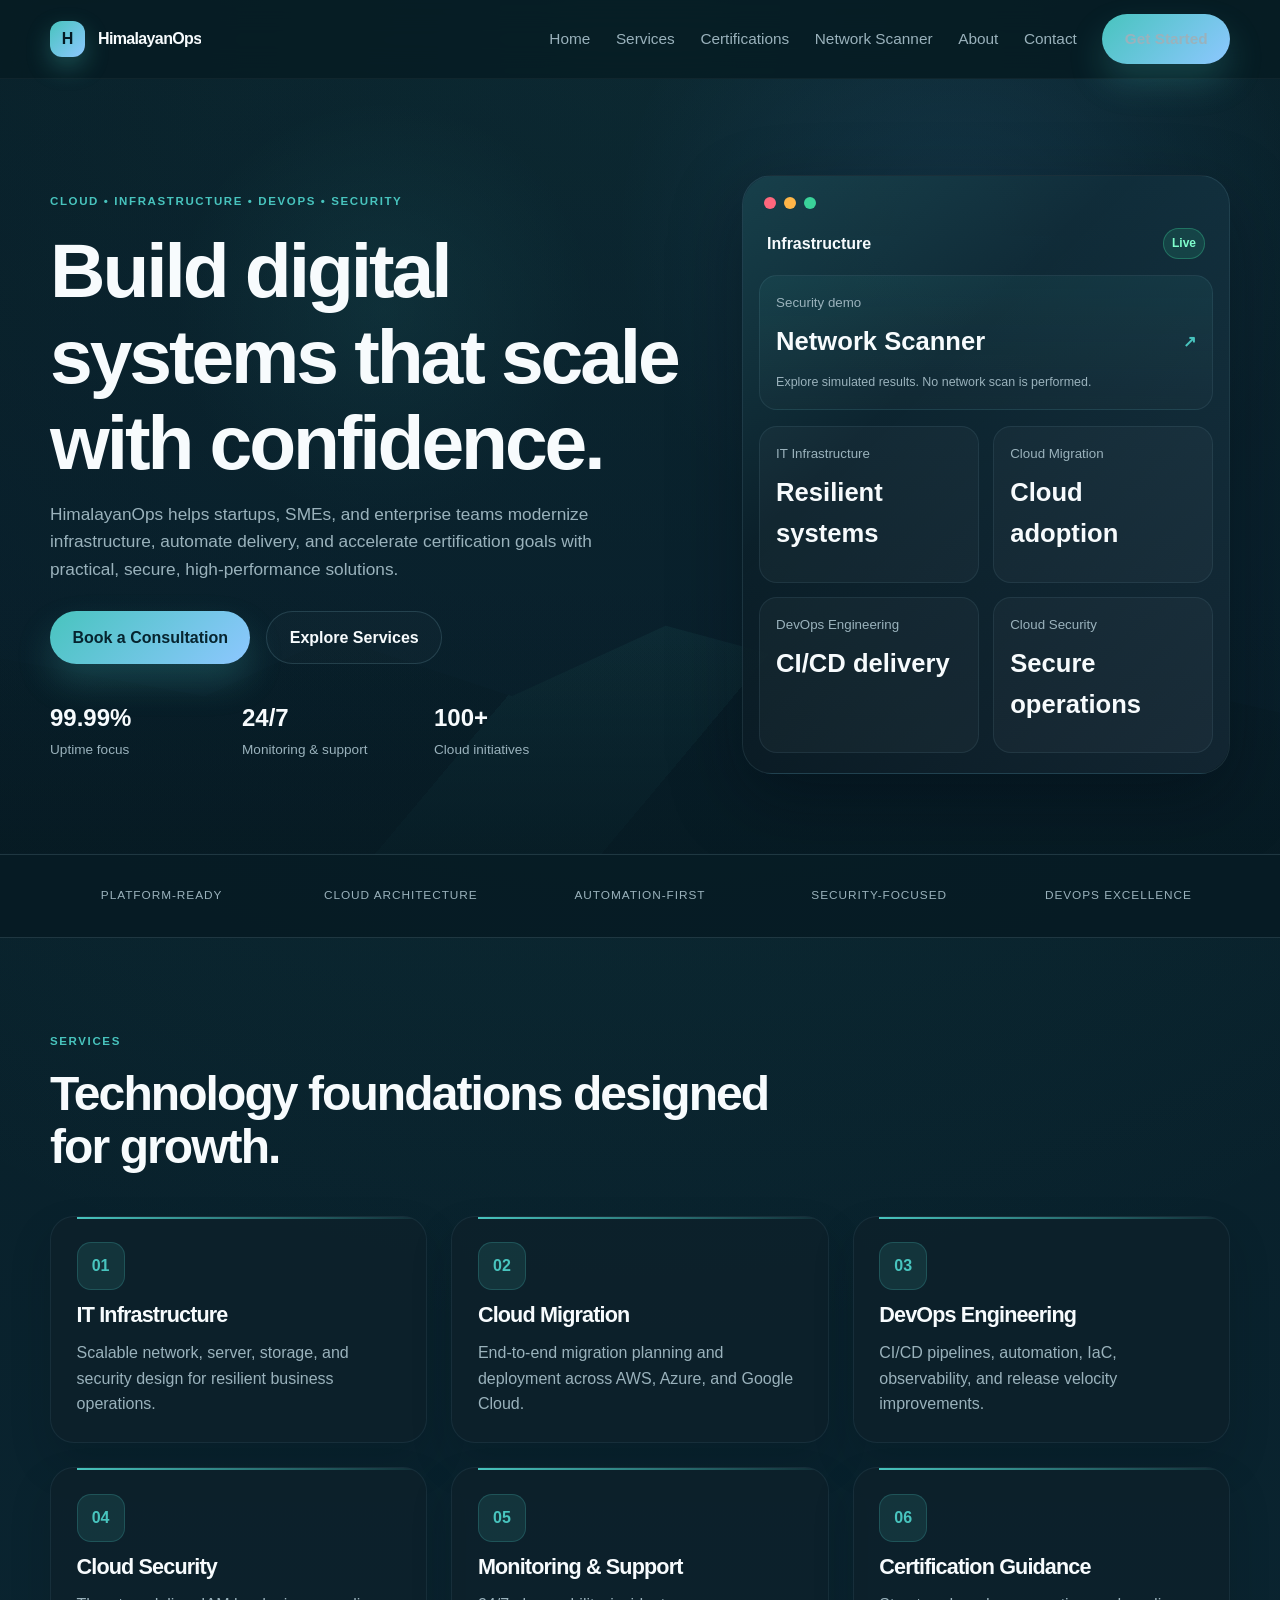
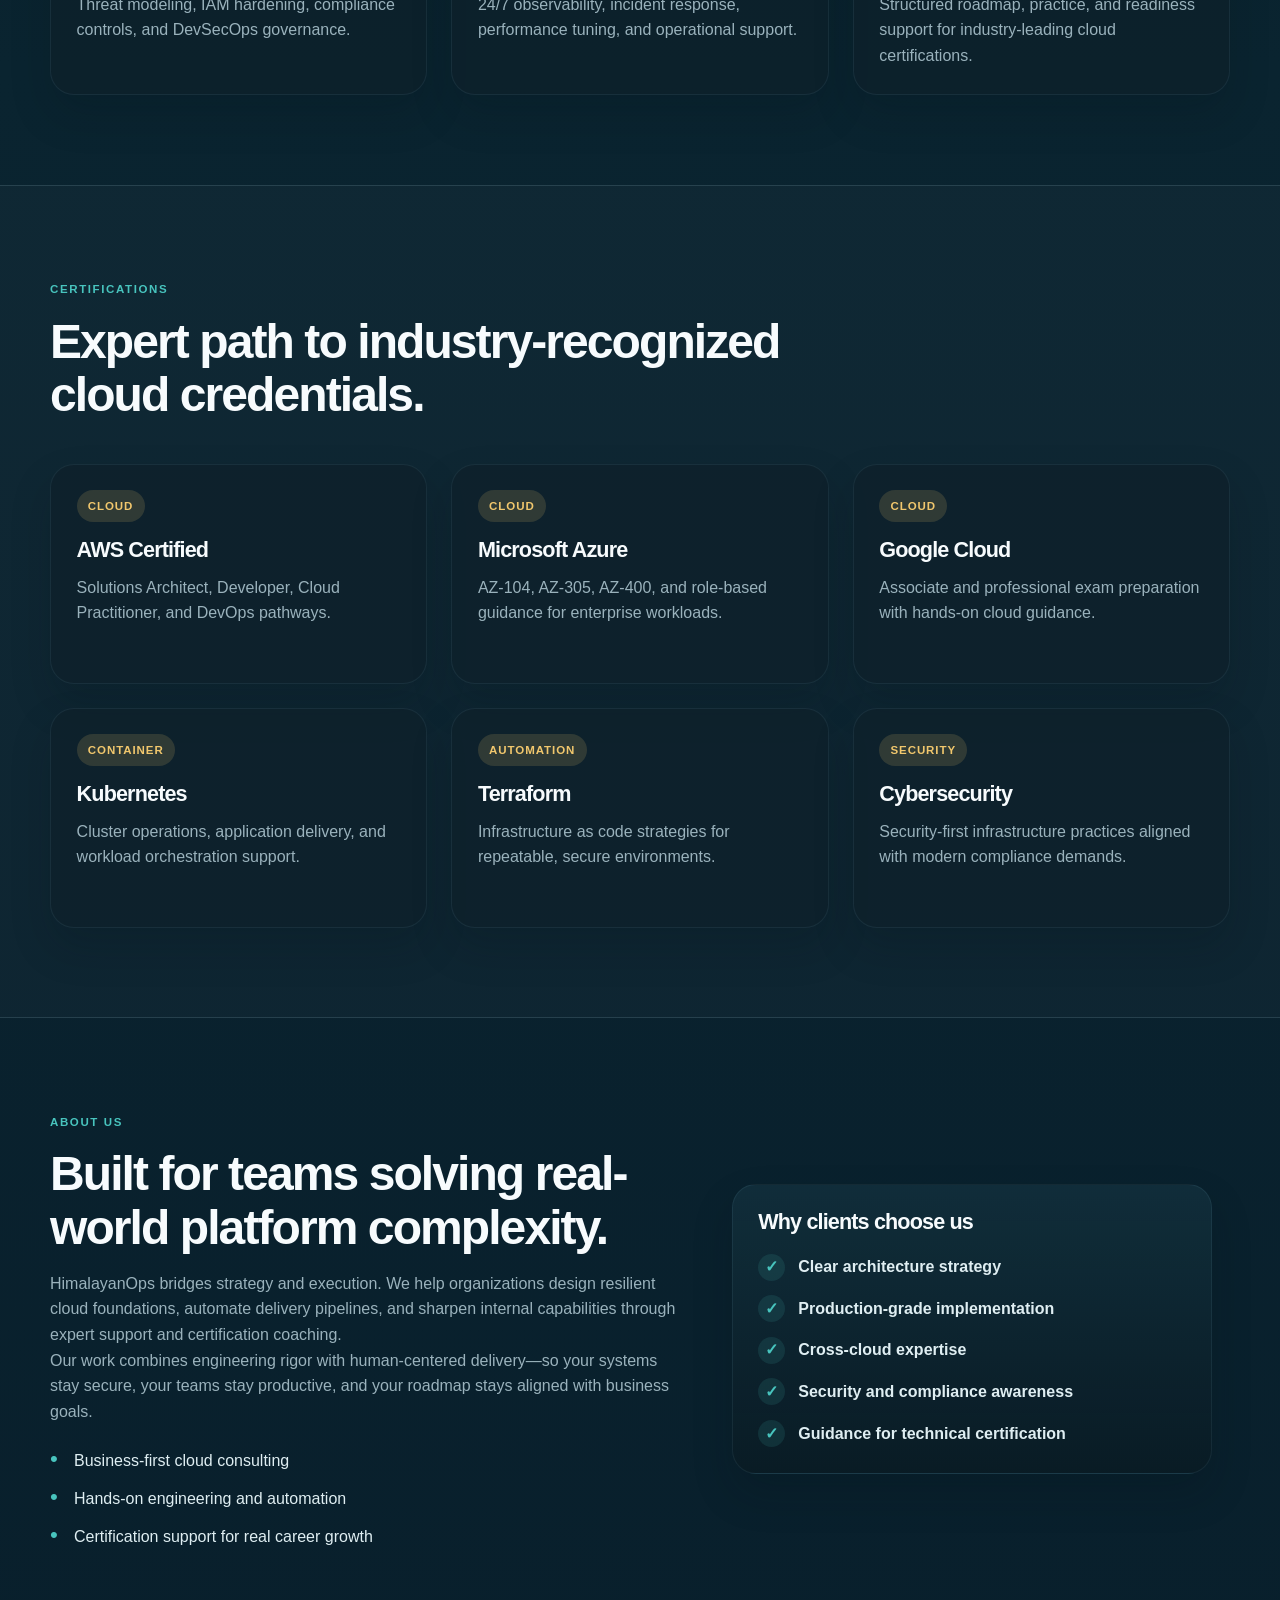
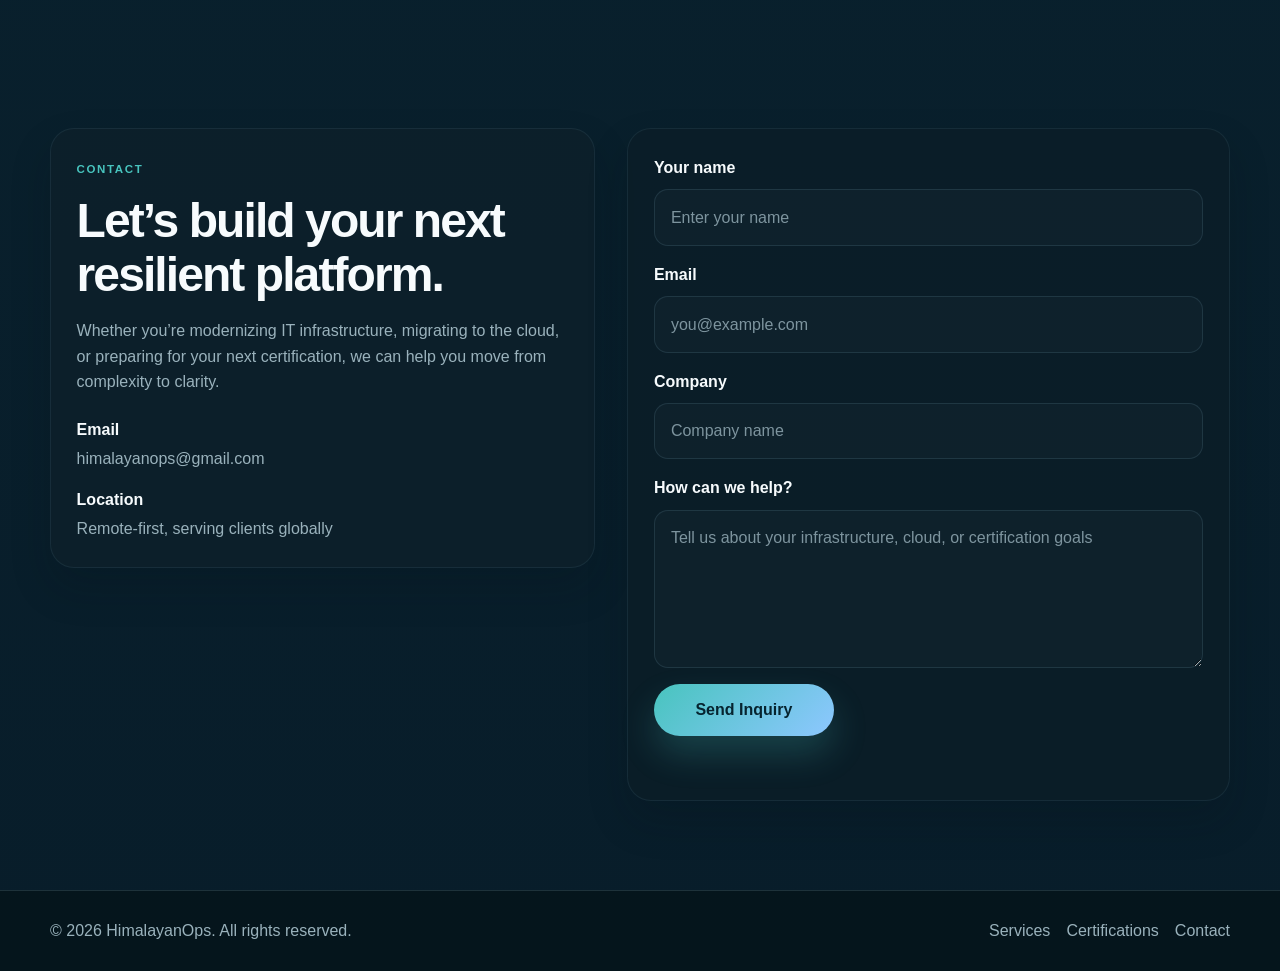
<file: index.html>
<!DOCTYPE html>
<html lang="en">
  <head>
    <meta charset="UTF-8" />
    <meta name="viewport" content="width=device-width, initial-scale=1.0" />
    <meta name="description" content="HimalayanOps provides IT infrastructure, cloud, DevOps, and certification assistance for businesses scaling securely and efficiently." />
    <meta name="keywords" content="HimalayanOps, cloud consulting, DevOps, IT infrastructure, certification assistance, AWS, Azure, Kubernetes" />
    <meta name="theme-color" content="#0a1f2d" />
    <title>HimalayanOps | Cloud Infrastructure &amp; DevOps</title>
    <link rel="icon" type="image/svg+xml" href="favicon.svg" />
    <link rel="stylesheet" href="styles.css" />
  </head>
  <body>
    <header class="site-header">
      <div class="container nav-wrap">
        <a class="brand" href="#home" aria-label="HimalayanOps home">
          <span class="brand-mark">H</span>
          <span class="brand-text">HimalayanOps</span>
        </a>
        <button class="nav-toggle" type="button" aria-label="Toggle navigation" aria-expanded="false" aria-controls="primary-nav">
          <span></span><span></span><span></span>
        </button>
        <nav id="primary-nav" class="main-nav" aria-label="Main navigation">
          <a href="#home">Home</a>
          <a href="#services">Services</a>
          <a href="#certifications">Certifications</a>
          <a href="network-scanner.html">Network Scanner</a>
          <a href="#about">About</a>
          <a href="#contact">Contact</a>
          <a class="nav-cta" href="#contact">Get Started</a>
        </nav>
      </div>
    </header>

    <main>
      <section id="home" class="hero">
        <div class="hero-bg"></div>
        <div class="container hero-grid">
          <div class="hero-copy reveal">
            <span class="eyebrow">Cloud &bull; Infrastructure &bull; DevOps &bull; Security</span>
            <h1>Build digital systems that scale with confidence.</h1>
            <p>HimalayanOps helps startups, SMEs, and enterprise teams modernize infrastructure, automate delivery, and accelerate certification goals with practical, secure, high-performance solutions.</p>
            <div class="cta-row">
              <a class="button primary" href="#contact">Book a Consultation</a>
              <a class="button secondary" href="#services">Explore Services</a>
            </div>
            <div class="hero-stats" aria-label="Key company statistics">
              <div><strong>99.99%</strong><span>Uptime focus</span></div>
              <div><strong>24/7</strong><span>Monitoring &amp; support</span></div>
              <div><strong>100+</strong><span>Cloud initiatives</span></div>
            </div>
          </div>
          <div class="hero-visual reveal" aria-label="Platform overview">
            <div class="platform-panel">
              <div class="panel-top"><span class="dot red"></span><span class="dot amber"></span><span class="dot green"></span></div>
              <div class="panel-body">
                <div class="stack-row"><span>Infrastructure</span><span class="status online">Live</span></div>
                <a class="metric-card main scanner-card" href="network-scanner.html" aria-label="Open the Network Scanner simulated demo">
                  <small>Security demo</small>
                  <strong>Network Scanner <span aria-hidden="true">&#8599;</span></strong>
                  <p>Explore simulated results. No network scan is performed.</p>
                </a>
                <div class="mini-grid">
                  <div class="metric-card"><small>IT Infrastructure</small><strong>Resilient systems</strong></div>
                  <div class="metric-card"><small>Cloud Migration</small><strong>Cloud adoption</strong></div>
                  <div class="metric-card"><small>DevOps Engineering</small><strong>CI/CD delivery</strong></div>
                  <div class="metric-card"><small>Cloud Security</small><strong>Secure operations</strong></div>
                </div>
              </div>
            </div>
          </div>
        </div>
      </section>

      <section class="trust-bar"><div class="container trust-grid"><span>Platform-ready</span><span>Cloud architecture</span><span>Automation-first</span><span>Security-focused</span><span>DevOps excellence</span></div></section>

      <section id="services" class="section"><div class="container">
        <div class="section-heading reveal"><span class="eyebrow">Services</span><h2>Technology foundations designed for growth.</h2></div>
        <div class="card-grid services-grid">
          <article class="service-card reveal"><div class="icon-wrap">01</div><h3>IT Infrastructure</h3><p>Scalable network, server, storage, and security design for resilient business operations.</p></article>
          <article class="service-card reveal"><div class="icon-wrap">02</div><h3>Cloud Migration</h3><p>End-to-end migration planning and deployment across AWS, Azure, and Google Cloud.</p></article>
          <article class="service-card reveal"><div class="icon-wrap">03</div><h3>DevOps Engineering</h3><p>CI/CD pipelines, automation, IaC, observability, and release velocity improvements.</p></article>
          <article class="service-card reveal"><div class="icon-wrap">04</div><h3>Cloud Security</h3><p>Threat modeling, IAM hardening, compliance controls, and DevSecOps governance.</p></article>
          <article class="service-card reveal"><div class="icon-wrap">05</div><h3>Monitoring &amp; Support</h3><p>24/7 observability, incident response, performance tuning, and operational support.</p></article>
          <article class="service-card reveal"><div class="icon-wrap">06</div><h3>Certification Guidance</h3><p>Structured roadmap, practice, and readiness support for industry-leading cloud certifications.</p></article>
        </div>
      </div></section>

      <section id="certifications" class="section alt-section"><div class="container">
        <div class="section-heading reveal"><span class="eyebrow">Certifications</span><h2>Expert path to industry-recognized cloud credentials.</h2></div>
        <div class="card-grid cert-grid">
          <article class="cert-card reveal"><span class="badge">Cloud</span><h3>AWS Certified</h3><p>Solutions Architect, Developer, Cloud Practitioner, and DevOps pathways.</p></article>
          <article class="cert-card reveal"><span class="badge">Cloud</span><h3>Microsoft Azure</h3><p>AZ-104, AZ-305, AZ-400, and role-based guidance for enterprise workloads.</p></article>
          <article class="cert-card reveal"><span class="badge">Cloud</span><h3>Google Cloud</h3><p>Associate and professional exam preparation with hands-on cloud guidance.</p></article>
          <article class="cert-card reveal"><span class="badge">Container</span><h3>Kubernetes</h3><p>Cluster operations, application delivery, and workload orchestration support.</p></article>
          <article class="cert-card reveal"><span class="badge">Automation</span><h3>Terraform</h3><p>Infrastructure as code strategies for repeatable, secure environments.</p></article>
          <article class="cert-card reveal"><span class="badge">Security</span><h3>Cybersecurity</h3><p>Security-first infrastructure practices aligned with modern compliance demands.</p></article>
        </div>
      </div></section>

      <section id="about" class="section"><div class="container two-column">
        <div class="about-copy reveal"><span class="eyebrow">About Us</span><h2>Built for teams solving real-world platform complexity.</h2><p>HimalayanOps bridges strategy and execution. We help organizations design resilient cloud foundations, automate delivery pipelines, and sharpen internal capabilities through expert support and certification coaching.</p><p>Our work combines engineering rigor with human-centered delivery&mdash;so your systems stay secure, your teams stay productive, and your roadmap stays aligned with business goals.</p><ul class="feature-list"><li>Business-first cloud consulting</li><li>Hands-on engineering and automation</li><li>Certification support for real career growth</li></ul></div>
        <div class="about-panel reveal"><div class="panel-card"><h3>Why clients choose us</h3><div class="check-list"><div><span>&check;</span> Clear architecture strategy</div><div><span>&check;</span> Production-grade implementation</div><div><span>&check;</span> Cross-cloud expertise</div><div><span>&check;</span> Security and compliance awareness</div><div><span>&check;</span> Guidance for technical certification</div></div></div></div>
      </div></section>

      <section id="contact" class="section contact-section"><div class="container contact-grid">
        <div class="contact-info reveal"><span class="eyebrow">Contact</span><h2>Let&rsquo;s build your next resilient platform.</h2><p>Whether you&rsquo;re modernizing IT infrastructure, migrating to the cloud, or preparing for your next certification, we can help you move from complexity to clarity.</p><div class="contact-items"><div><strong>Email</strong><a href="mailto:himalayanops@gmail.com">himalayanops@gmail.com</a></div><div><strong>Location</strong><span>Remote-first, serving clients globally</span></div></div></div>
        <form class="contact-form reveal" id="contactForm"><div class="field-group"><label for="name">Your name</label><input id="name" name="name" type="text" placeholder="Enter your name" required /></div><div class="field-group"><label for="email">Email</label><input id="email" name="email" type="email" placeholder="you@example.com" required /></div><div class="field-group"><label for="company">Company</label><input id="company" name="company" type="text" placeholder="Company name" /></div><div class="field-group"><label for="message">How can we help?</label><textarea id="message" name="message" rows="5" placeholder="Tell us about your infrastructure, cloud, or certification goals" required></textarea></div><button type="submit" class="button primary form-button">Send Inquiry</button><p class="form-status" aria-live="polite"></p></form>
      </div></section>
    </main>

    <footer class="site-footer"><div class="container footer-wrap"><p>&copy; <span id="year"></span> HimalayanOps. All rights reserved.</p><div class="footer-links"><a href="#services">Services</a><a href="#certifications">Certifications</a><a href="#contact">Contact</a></div></div></footer>
    <script src="script.js"></script>
  </body>
</html>
</file>
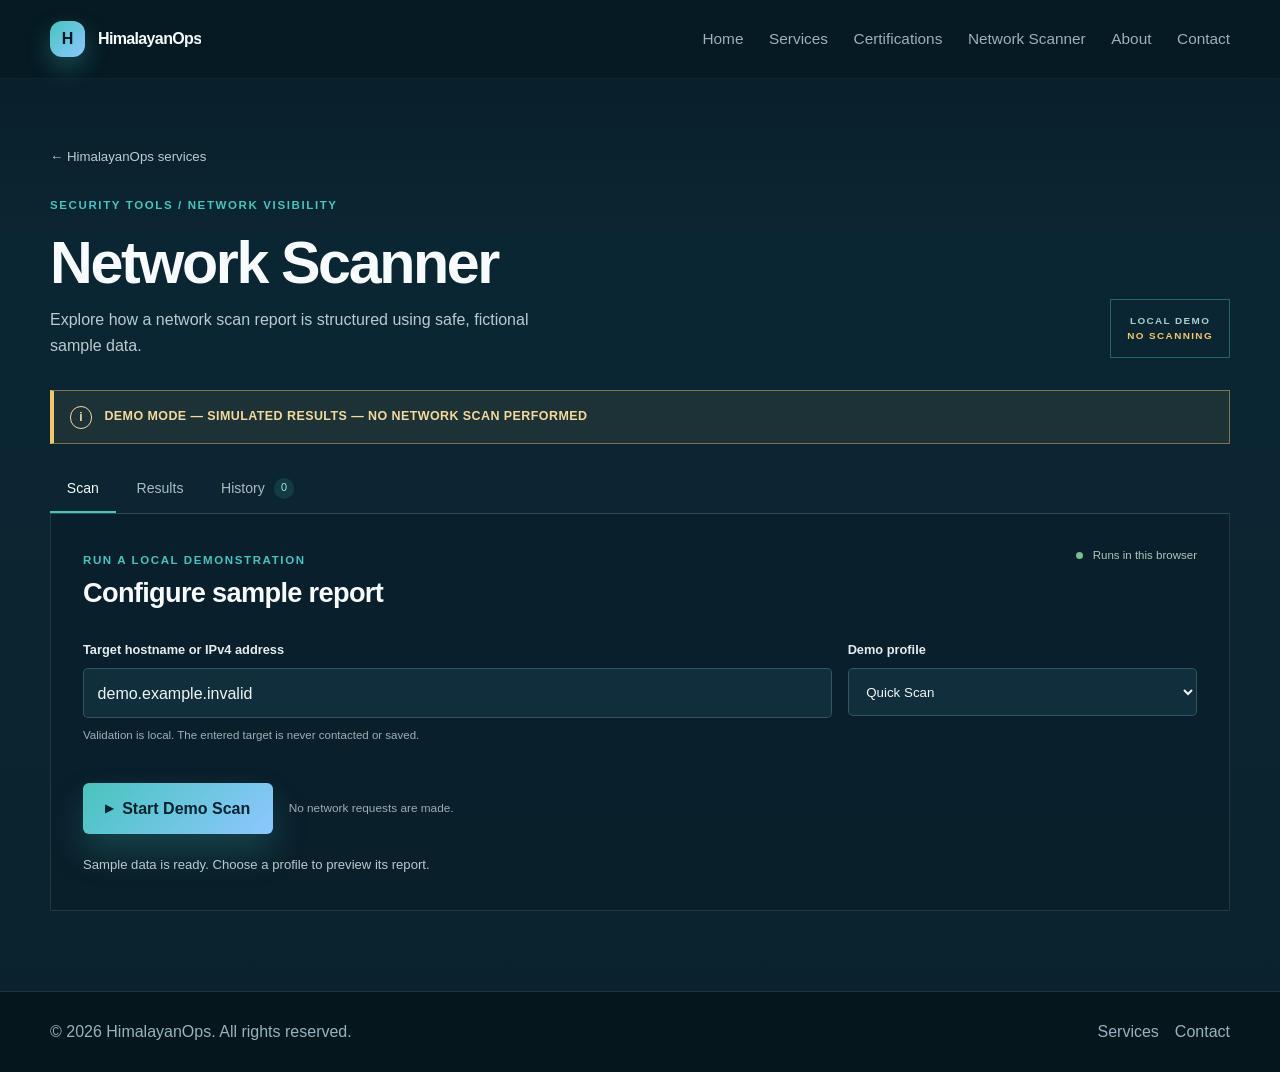
<file: network-scanner.html>
<!DOCTYPE html>
<html lang="en">
  <head>
    <meta charset="UTF-8" />
    <meta name="viewport" content="width=device-width, initial-scale=1.0" />
    <meta name="description" content="Explore a safe, frontend-only simulated network scanner demonstration from HimalayanOps." />
    <meta name="theme-color" content="#0a1f2d" />
    <title>Network Scanner Demo | HimalayanOps</title>
    <link rel="icon" type="image/svg+xml" href="favicon.svg" />
    <link rel="stylesheet" href="styles.css" />
    <link rel="stylesheet" href="scanner.css" />
  </head>
  <body class="scanner-page">
    <header class="site-header">
      <div class="container nav-wrap">
        <a class="brand" href="index.html#home" aria-label="HimalayanOps home">
          <span class="brand-mark">H</span>
          <span class="brand-text">HimalayanOps</span>
        </a>
        <button class="nav-toggle" type="button" aria-label="Toggle navigation" aria-expanded="false" aria-controls="primary-nav">
          <span></span><span></span><span></span>
        </button>
        <nav id="primary-nav" class="main-nav" aria-label="Main navigation">
          <a href="index.html#home">Home</a>
          <a href="index.html#services">Services</a>
          <a href="index.html#certifications">Certifications</a>
          <a href="network-scanner.html" aria-current="page">Network Scanner</a>
          <a href="index.html#about">About</a>
          <a href="index.html#contact">Contact</a>
        </nav>
      </div>
    </header>

    <main class="scanner-main">
      <section class="scanner-intro container">
        <div>
          <a class="back-link" href="index.html#services">&larr; HimalayanOps services</a>
          <span class="eyebrow">Security tools / Network visibility</span>
          <h1>Network Scanner</h1>
          <p class="scanner-lede">Explore how a network scan report is structured using safe, fictional sample data.</p>
        </div>
        <div class="demo-seal" aria-label="This is a simulated demonstration">LOCAL DEMO<br /><strong>NO SCANNING</strong></div>
      </section>

      <div class="container scanner-content">
        <div class="demo-banner" role="note">
          <span class="demo-banner-mark" aria-hidden="true">i</span>
          <strong>DEMO MODE — SIMULATED RESULTS — NO NETWORK SCAN PERFORMED</strong>
        </div>

        <div class="scanner-tabs" role="tablist" aria-label="Scanner demo views">
          <button class="scanner-tab active" id="tab-scan" type="button" role="tab" aria-selected="true" aria-controls="panel-scan" tabindex="0" data-tab="scan">Scan</button>
          <button class="scanner-tab" id="tab-results" type="button" role="tab" aria-selected="false" aria-controls="panel-results" tabindex="-1" data-tab="results">Results</button>
          <button class="scanner-tab" id="tab-history" type="button" role="tab" aria-selected="false" aria-controls="panel-history" tabindex="-1" data-tab="history">History <span class="history-count" id="historyCount">0</span></button>
        </div>

        <section class="scanner-panel" id="panel-scan" role="tabpanel" aria-labelledby="tab-scan" tabindex="0">
          <div class="panel-heading">
            <div><span class="eyebrow">Run a local demonstration</span><h2>Configure sample report</h2></div>
            <span class="local-only"><i></i> Runs in this browser</span>
          </div>
          <form id="scanForm" novalidate>
            <div class="scan-fields">
              <div class="scan-field">
                <label for="target">Target hostname or IPv4 address</label>
                <input id="target" name="target" type="text" value="demo.example.invalid" maxlength="253" autocomplete="off" spellcheck="false" aria-describedby="targetHelp targetError" />
                <small id="targetHelp">Validation is local. The entered target is never contacted or saved.</small>
                <span class="field-error" id="targetError" role="alert"></span>
              </div>
              <div class="scan-field mode-field">
                <label for="scanMode">Demo profile</label>
                <select id="scanMode" name="scanMode">
                  <option value="quick">Quick Scan</option>
                  <option value="service">Service Detection</option>
                  <option value="full">Full Scan</option>
                </select>
              </div>
            </div>
            <div class="scan-actions">
              <button class="button primary scan-button" id="startScan" type="submit"><span class="button-icon" aria-hidden="true">&#9654;</span> Start Demo Scan</button>
              <span class="scan-local-note">No network requests are made.</span>
            </div>
          </form>
          <div class="scan-status" id="scanStatus" role="status" aria-live="polite">Sample data is ready. Choose a profile to preview its report.</div>
          <div class="progress-track" id="progressTrack" hidden><span id="progressBar"></span></div>
          <div class="data-error" id="dataError" role="alert" hidden>Sample data could not be loaded. Serve this folder over HTTP and reload the demo.</div>
        </section>

        <section class="scanner-panel results-panel" id="panel-results" role="tabpanel" aria-labelledby="tab-results" tabindex="0" hidden>
          <div class="demo-banner results-demo-banner" role="note"><span class="demo-banner-mark" aria-hidden="true">i</span><strong>DEMO MODE — SIMULATED RESULTS — NO NETWORK SCAN PERFORMED</strong></div>
          <div class="panel-heading results-heading">
            <div><span class="eyebrow">Sample report</span><h2 id="resultsTitle">No demo results yet</h2><p id="resultsSubtitle">Start a demo scan to display fictional sample records.</p></div>
            <div class="export-actions"><button class="utility-button" id="exportJson" type="button" disabled>Download JSON</button><button class="utility-button" id="exportTxt" type="button" disabled>Download TXT</button></div>
          </div>
          <div class="summary-grid" id="summaryGrid" aria-label="Sample report summary">
            <div class="summary-item"><span>Hosts found</span><strong id="hostsFound">—</strong></div>
            <div class="summary-item"><span>Open ports</span><strong id="openPorts">—</strong></div>
            <div class="summary-item"><span>Services detected</span><strong id="servicesDetected">—</strong></div>
            <div class="summary-item"><span>Sample duration</span><strong id="scanDuration">—</strong></div>
          </div>
          <div class="results-toolbar"><span id="resultCount">Sample rows will appear here</span><span class="sample-label">Fictional data</span></div>
          <div class="table-scroll" tabindex="0" aria-label="Scrollable sample scan results table">
            <table>
              <thead><tr><th scope="col">IP / Hostname</th><th scope="col">Port</th><th scope="col">Protocol</th><th scope="col">Service</th><th scope="col">Version</th><th scope="col">State</th></tr></thead>
              <tbody id="resultsBody"><tr class="empty-row"><td colspan="6">No results to display. Run the local demo to load sample records.</td></tr></tbody>
            </table>
          </div>
          <p class="table-footnote">All records are fictional examples from a local JSON file. They do not describe the entered target.</p>
        </section>

        <section class="scanner-panel history-panel" id="panel-history" role="tabpanel" aria-labelledby="tab-history" tabindex="0" hidden>
          <div class="panel-heading">
            <div><span class="eyebrow">This browser only</span><h2>Recent demo sessions</h2><p>History stores the selected demo profile and sample summary only. Target values are not retained.</p></div>
            <button class="utility-button danger-button" id="clearHistory" type="button">Clear history</button>
          </div>
          <div id="historyList" class="history-list" aria-live="polite"><p class="empty-history">No demo sessions yet.</p></div>
        </section>
      </div>
    </main>

    <footer class="site-footer"><div class="container footer-wrap"><p>&copy; <span id="year"></span> HimalayanOps. All rights reserved.</p><div class="footer-links"><a href="index.html#services">Services</a><a href="index.html#contact">Contact</a></div></div></footer>
    <script src="script.js"></script>
    <script src="scanner.js"></script>
  </body>
</html>
</file>
<file: styles.css>
:root {
  --bg: #061a22;
  --bg-soft: #0b2431;
  --panel: rgba(10, 30, 41, 0.7);
  --surface: #f4f7f9;
  --text: #dfeef2;
  --text-strong: #f7fbfd;
  --muted: #9ab2bc;
  --primary: #48c4be;
  --secondary: #8dc7ff;
  --accent: #f1c76d;
  --line: rgba(173, 212, 224, 0.15);
  --shadow: 0 25px 70px rgba(1, 10, 18, 0.35);
  --radius: 24px;
  --container: 1180px;
}

.scanner-card { display: block; border-color: rgba(72,196,190,.24); text-decoration: none; transition: border-color .2s ease, background .2s ease; }
.scanner-card:hover, .scanner-card:focus-visible { border-color: var(--primary); background: rgba(72,196,190,.1); }
.metric-card.scanner-card strong { display: flex; align-items: center; justify-content: space-between; gap: .75rem; }
.scanner-card strong span { color: var(--primary); font-size: 1rem; }
.scanner-card p { color: var(--muted); font-size: .78rem; }
* { box-sizing: border-box; margin: 0; padding: 0; }
html { scroll-behavior: smooth; overflow-x: hidden; -webkit-text-size-adjust: 100%; text-size-adjust: 100%; }
body { font-family: "Segoe UI", Inter, "Helvetica Neue", Arial, sans-serif; background: radial-gradient(circle at top, rgba(72,196,190,.12), transparent 32%), linear-gradient(180deg, #061a22 0%, #0a2430 40%, #081d2a 100%); color: var(--text); line-height: 1.6; overflow-x: hidden; }
a { color: inherit; text-decoration: none; }
img { max-width: 100%; display: block; height: auto; }
button, input, textarea { font: inherit; }
button, input, textarea, a { touch-action: manipulation; }
.container { width: min(var(--container), calc(100% - 1rem)); margin: 0 auto; }
.section { padding: clamp(4rem, 7vw, 6rem) 0; }
.alt-section { background: rgba(255,255,255,.02); border-block: 1px solid var(--line); }
.eyebrow { display: inline-block; letter-spacing: .14em; text-transform: uppercase; color: var(--primary); font-size: .72rem; font-weight: 700; margin-bottom: 1rem; }
h1, h2, h3 { color: var(--text-strong); line-height: 1.12; letter-spacing: -.04em; }
h1 { font-size: clamp(2.4rem, 6vw, 5rem); margin-bottom: 1rem; }
h2 { font-size: clamp(1.9rem, 4vw, 3rem); margin-bottom: 1rem; }
h3 { font-size: clamp(1.2rem, 2vw, 1.35rem); margin-bottom: .8rem; }
p { color: var(--muted); }
.site-header { position: sticky; top: 0; z-index: 1000; backdrop-filter: blur(16px); background: rgba(6,26,34,.78); border-bottom: 1px solid rgba(255,255,255,.04); }
.nav-wrap { display: flex; align-items: center; justify-content: space-between; min-height: 78px; position: relative; }
.brand { display: inline-flex; align-items: center; gap: .8rem; font-weight: 700; color: var(--text-strong); min-width: 0; flex-shrink: 0; }
.brand-mark { display: inline-flex; align-items: center; justify-content: center; width: 2.2rem; height: 2.2rem; border-radius: 12px; background: linear-gradient(135deg,var(--primary),var(--secondary)); color: #041a23; font-weight: 900; box-shadow: 0 10px 25px rgba(72,196,190,.3); }
.brand-text { letter-spacing: -.04em; white-space: nowrap; overflow: hidden; text-overflow: ellipsis; }
.main-nav { display: flex; align-items: center; gap: 1.6rem; color: var(--text); }
.main-nav a { font-size: .96rem; color: var(--muted); transition: color .2s ease; }
.main-nav a:hover, .main-nav a:focus-visible { color: var(--text-strong); }
.nav-cta, .button { display: inline-flex; align-items: center; justify-content: center; min-height: 48px; border: 0; border-radius: 999px; padding: .8rem 1.4rem; font-weight: 700; transition: transform .2s ease, box-shadow .2s ease; }
.nav-cta, .button.primary { background: linear-gradient(135deg,var(--primary),var(--secondary)); color: #06242f; box-shadow: 0 18px 35px rgba(72,196,190,.22); }
.button.secondary { background: rgba(255,255,255,.02); border: 1px solid rgba(157,215,232,.16); color: var(--text-strong); }
.nav-cta:hover, .button:hover, .nav-cta:focus-visible, .button:focus-visible { transform: translateY(-1px); }
.nav-toggle { display: none; width: 46px; height: 46px; border: 1px solid rgba(255,255,255,.1); border-radius: 12px; background: transparent; padding: 0 12px; }
.nav-toggle span { display: block; height: 2px; margin: 5px 0; background: var(--text-strong); border-radius: 2px; }
.hero { position: relative; overflow: hidden; padding: clamp(3.5rem,8vw,6rem) 0 clamp(4rem,8vw,5rem); }
.hero-bg { position: absolute; inset: 0; background: linear-gradient(180deg,rgba(8,29,42,.35),rgba(8,29,42,.8)), radial-gradient(circle at 75% 20%,rgba(92,179,255,.18),transparent 30%), radial-gradient(circle at 30% 30%,rgba(72,196,190,.15),transparent 20%); }
.hero-bg::before, .hero-bg::after { content: ""; position: absolute; inset: auto 0 0; height: 35%; background: linear-gradient(180deg,transparent,rgba(6,26,34,.3)); }
.hero-bg::before { background: linear-gradient(180deg,transparent,rgba(6,26,34,.7)), linear-gradient(130deg,transparent 0 40%,rgba(72,196,190,.08) 40% 55%,transparent 55%); clip-path: polygon(0 100%,0 28%,16% 42%,26% 20%,40% 42%,52% 16%,67% 35%,78% 24%,100% 48%,100% 100%); }
.hero-grid { position: relative; display: grid; grid-template-columns: 1.15fr .85fr; align-items: center; gap: 2rem; }
.hero-copy { max-width: 700px; }.hero-copy p { max-width: 62ch; font-size: clamp(1rem,1.7vw,1.08rem); margin-bottom: 1.7rem; }
.cta-row { display: flex; flex-wrap: wrap; gap: 1rem; margin-bottom: 2.2rem; }
.hero-stats { display: grid; grid-template-columns: repeat(3,minmax(0,1fr)); gap: 1rem; max-width: 560px; }.hero-stats div { display: flex; flex-direction: column; gap: .1rem; }.hero-stats strong { font-size: clamp(1.2rem,2vw,1.5rem); color: var(--text-strong); }.hero-stats span { color: var(--muted); font-size: .85rem; }
.hero-visual { display: flex; justify-content: center; }.platform-panel { width: min(100%,510px); border-radius: 30px; background: linear-gradient(180deg,rgba(17,46,59,.94),rgba(8,23,31,.92)); border: 1px solid rgba(158,211,233,.12); box-shadow: var(--shadow); padding: 1rem 1rem 1.2rem; position: relative; }.platform-panel::before { content: ""; position: absolute; inset: 0; background: linear-gradient(135deg,rgba(72,196,190,.12),transparent 35%,rgba(141,199,255,.08)); border-radius: inherit; }.panel-top, .panel-body { position: relative; z-index: 1; }.panel-top { display: flex; gap: .5rem; padding: .3rem .3rem .9rem; }.dot { width: 12px; height: 12px; border-radius: 50%; display: inline-block; }.dot.red { background: #ff677d; }.dot.amber { background: #ffb648; }.dot.green { background: #3ad39a; }
.stack-row { display: flex; justify-content: space-between; align-items: center; gap: 1rem; padding: .3rem .5rem 1rem; color: var(--text-strong); font-weight: 600; }.status.online { color: #80ffcd; background: rgba(58,211,154,.13); border: 1px solid rgba(58,211,154,.33); padding: .3rem .5rem; border-radius: 999px; font-size: .75rem; }
.metric-card { background: rgba(255,255,255,.03); border: 1px solid rgba(158,211,233,.09); border-radius: 18px; padding: 1rem; }.metric-card.main { margin-bottom: 1rem; background: linear-gradient(180deg,rgba(72,196,190,.08),rgba(255,255,255,.02)); }.metric-card small { display: block; color: var(--muted); margin-bottom: .5rem; }.metric-card strong { display: block; color: var(--text-strong); font-size: clamp(1.2rem,2vw,1.7rem); margin-bottom: .7rem; }.progress { width: 100%; height: 10px; border-radius: 999px; background: rgba(255,255,255,.05); overflow: hidden; }.progress span { display: block; width: 96.8%; height: 100%; border-radius: inherit; background: linear-gradient(90deg,var(--primary),var(--secondary)); }.mini-grid { display: grid; grid-template-columns: repeat(2,minmax(0,1fr)); gap: .9rem; }
.trust-bar { border-block: 1px solid var(--line); background: rgba(6,26,34,.8); }.trust-grid { display: grid; grid-template-columns: repeat(5,minmax(0,1fr)); gap: 1rem; align-items: center; min-height: 82px; text-align: center; color: var(--muted); text-transform: uppercase; letter-spacing: .08em; font-size: .74rem; }.section-heading { margin-bottom: 2.6rem; max-width: 760px; }.card-grid { display: grid; gap: 1.5rem; }.services-grid, .cert-grid { grid-template-columns: repeat(3,minmax(0,1fr)); }
.service-card, .cert-card, .panel-card, .contact-form, .contact-info { background: rgba(15,33,42,.72); border: 1px solid rgba(157,215,232,.08); border-radius: var(--radius); padding: 1.6rem; box-shadow: 0 20px 40px rgba(5,15,20,.18); }.service-card { position: relative; overflow: hidden; }.service-card::before { content: ""; position: absolute; inset: 0 auto auto; width: 100%; height: 2px; background: linear-gradient(90deg,var(--primary),transparent); }.icon-wrap { display: inline-flex; align-items: center; justify-content: center; width: 48px; height: 48px; border-radius: 14px; background: rgba(72,196,190,.12); border: 1px solid rgba(72,196,190,.22); color: var(--primary); font-weight: 800; margin-bottom: .8rem; }.service-card p, .cert-card p { margin-top: .6rem; }.cert-card { min-height: 220px; position: relative; overflow: hidden; }.badge { display: inline-flex; padding: .4rem .7rem; border-radius: 999px; background: rgba(241,199,109,.15); color: var(--accent); font-weight: 700; font-size: .72rem; letter-spacing: .08em; text-transform: uppercase; margin-bottom: 1rem; }
.two-column { display: grid; grid-template-columns: 1.1fr .9fr; gap: 2rem; align-items: center; }.feature-list { list-style: none; display: grid; gap: .75rem; margin-top: 1.5rem; }.feature-list li { position: relative; padding-left: 1.5rem; color: var(--text); }.feature-list li::before { content: "•"; position: absolute; left: 0; color: var(--primary); font-size: 1.4rem; line-height: 1; }.about-panel { display: flex; justify-content: center; }.panel-card { width: min(100%,480px); background: linear-gradient(180deg,rgba(17,46,59,.95),rgba(10,27,36,.9)); }.check-list { display: grid; gap: .9rem; margin-top: 1.2rem; }.check-list div { display: flex; align-items: center; gap: .8rem; color: var(--text); font-weight: 600; }.check-list span { display: inline-flex; align-items: center; justify-content: center; width: 1.7rem; height: 1.7rem; border-radius: 50%; background: rgba(72,196,190,.12); color: var(--primary); }
.contact-grid { display: grid; grid-template-columns: .95fr 1.05fr; gap: 2rem; align-items: start; }.contact-items { margin-top: 1.4rem; display: grid; gap: 1rem; }.contact-items strong { display: block; color: var(--text-strong); margin-bottom: .2rem; }.contact-items a, .contact-items span { color: var(--muted); word-break: break-word; }.contact-form { display: grid; gap: 1rem; background: rgba(12,30,40,.82); }.field-group { display: grid; gap: .55rem; }.field-group label { color: var(--text-strong); font-weight: 600; }.field-group input, .field-group textarea { width: 100%; border: 1px solid rgba(157,215,232,.12); border-radius: 14px; background: rgba(255,255,255,.02); color: var(--text-strong); padding: .9rem 1rem; outline: none; }.field-group input:focus, .field-group textarea:focus { border-color: rgba(72,196,190,.6); box-shadow: 0 0 0 3px rgba(72,196,190,.12); }.field-group input::placeholder, .field-group textarea::placeholder { color: rgba(154,178,188,.8); }.form-button { width: fit-content; min-width: 180px; }.form-status { min-height: 1.4em; color: var(--primary); font-weight: 600; }
.site-footer { border-top: 1px solid var(--line); background: rgba(4,19,25,.8); }.footer-wrap { display: flex; justify-content: space-between; align-items: center; min-height: 80px; gap: 1rem; }.footer-links { display: flex; gap: 1rem; flex-wrap: wrap; color: var(--muted); }.reveal { opacity: 0; transform: translateY(20px); transition: opacity .7s ease, transform .7s ease; }.reveal.visible { opacity: 1; transform: translateY(0); }

@media (max-width: 980px) { .hero-grid, .two-column, .contact-grid { grid-template-columns: 1fr; } .services-grid, .cert-grid { grid-template-columns: repeat(2,minmax(0,1fr)); } .trust-grid { grid-template-columns: repeat(2,minmax(0,1fr)); padding: 1rem 0; } }
@media (max-width: 760px) { .nav-toggle { display: flex; flex-direction: column; justify-content: center; gap: 5px; cursor: pointer; }.main-nav { position: absolute; top: calc(100% + 10px); right: 0; left: 0; display: none; flex-direction: column; align-items: stretch; background: rgba(10,31,42,.97); border: 1px solid rgba(157,215,232,.1); border-radius: 20px; padding: 1rem; box-shadow: var(--shadow); }.main-nav.open { display: flex; }.main-nav a { display: flex; align-items: center; min-height: 44px; padding: .8rem .85rem; border-radius: 10px; }.nav-cta { margin-top: .5rem; width: 100%; }.services-grid, .cert-grid, .trust-grid { grid-template-columns: 1fr; }.section { padding: 5rem 0; }.footer-wrap { flex-direction: column; justify-content: center; text-align: center; padding: 1rem 0; }.hero-copy, .section-heading, .contact-info, .contact-form { width: 100%; } }
@media (max-width: 560px) { .nav-wrap { min-height: 70px; }.brand { gap: .55rem; }.brand-mark { width: 2rem; height: 2rem; border-radius: 10px; }.brand-text { font-size: .94rem; }.hero { padding-top: 3rem; }.cta-row { flex-direction: column; align-items: stretch; }.cta-row a, .form-button { width: 100%; }.hero-stats { grid-template-columns: 1fr; }.platform-panel { padding: .8rem; }.stack-row { font-size: .86rem; }.mini-grid { grid-template-columns: 1fr 1fr; }.service-card, .cert-card, .panel-card, .contact-form, .contact-info { padding: 1.2rem; }.field-group input, .field-group textarea { font-size: 16px; }.footer-links { justify-content: center; } }
@media (prefers-reduced-motion: reduce) { html { scroll-behavior: auto; } *, *::before, *::after { animation-duration: .01ms !important; animation-iteration-count: 1 !important; transition-duration: .01ms !important; scroll-behavior: auto !important; }.reveal { opacity: 1; transform: none; } }
</file>
<file: scanner.css>
.scanner-page {
  min-height: 100vh;
  background: linear-gradient(180deg, #081d28 0, #0b2633 260px, #0a222e 100%);
}

.scanner-main {
  min-height: calc(100vh - 158px);
  padding: clamp(2.4rem, 5vw, 4.2rem) 0 5rem;
}

.scanner-intro {
  display: flex;
  align-items: flex-end;
  justify-content: space-between;
  gap: 2rem;
  padding-bottom: 2rem;
}

.back-link {
  display: inline-block;
  margin-bottom: 1.8rem;
  color: #b8cdd1;
  font-size: .83rem;
}

.back-link:hover,
.back-link:focus-visible {
  color: var(--text-strong);
}

.scanner-intro .eyebrow {
  display: block;
  color: var(--primary);
}

.scanner-intro h1 {
  font-size: clamp(2.2rem, 5vw, 3.7rem);
  margin-bottom: .65rem;
}

.scanner-lede {
  max-width: 54ch;
  color: #b8cbd0;
}

.demo-seal {
  flex: 0 0 auto;
  padding: .85rem 1rem;
  border: 1px solid rgba(72, 196, 190, .4);
  color: #a8cfce;
  font-size: .62rem;
  font-weight: 800;
  letter-spacing: .14em;
  line-height: 1.5;
  text-align: center;
}

.demo-seal strong {
  color: var(--accent);
}

.scanner-content {
  min-width: 0;
}

.demo-banner {
  display: flex;
  align-items: center;
  gap: .75rem;
  min-height: 54px;
  padding: .8rem 1rem;
  border: 1px solid rgba(241, 199, 109, .45);
  border-left: 4px solid var(--accent);
  background: rgba(241, 199, 109, .08);
  color: #f3d99e;
  font-size: .78rem;
  letter-spacing: .035em;
}

.demo-banner-mark {
  display: grid;
  place-items: center;
  width: 1.4rem;
  height: 1.4rem;
  flex: 0 0 auto;
  border: 1px solid currentColor;
  border-radius: 50%;
  font-size: .76rem;
  font-weight: 800;
}

.scanner-tabs {
  display: flex;
  gap: .25rem;
  margin-top: 1.3rem;
  border-bottom: 1px solid rgba(173, 212, 224, .2);
}

.scanner-tab {
  display: inline-flex;
  align-items: center;
  gap: .55rem;
  min-height: 48px;
  padding: .6rem 1.05rem;
  border: 0;
  border-bottom: 2px solid transparent;
  background: transparent;
  color: #a7bdc3;
  font-size: .88rem;
  cursor: pointer;
}

.scanner-tab:hover,
.scanner-tab:focus-visible {
  color: #f4f8f8;
}

.scanner-tab.active {
  border-bottom-color: var(--primary);
  color: #f4f8f8;
}

.history-count {
  display: inline-grid;
  place-items: center;
  min-width: 1.3rem;
  height: 1.3rem;
  padding: 0 .3rem;
  border-radius: 99px;
  background: rgba(72, 196, 190, .14);
  color: #a8e2dd;
  font-size: .68rem;
}

.scanner-panel {
  min-width: 0;
  padding: clamp(1.2rem, 3vw, 2rem);
  border: 1px solid rgba(173, 212, 224, .14);
  border-top: 0;
  background: rgba(10, 30, 41, .78);
}

.scanner-panel[hidden] {
  display: none;
}

.panel-heading {
  display: flex;
  align-items: flex-start;
  justify-content: space-between;
  gap: 1.4rem;
  margin-bottom: 1.5rem;
}

.panel-heading .eyebrow {
  margin-bottom: .55rem;
}

.panel-heading h2 {
  margin-bottom: .45rem;
  color: var(--text-strong);
  font-size: clamp(1.25rem, 2.4vw, 1.7rem);
  letter-spacing: -.025em;
}

.panel-heading p {
  max-width: 62ch;
  color: #a9bdc3;
  font-size: .84rem;
}

.local-only {
  flex: 0 0 auto;
  color: #a9c9b9;
  font-size: .72rem;
}

.local-only i {
  display: inline-block;
  width: 7px;
  height: 7px;
  margin-right: .4rem;
  border-radius: 50%;
  background: #76bd91;
}

.scan-fields {
  display: grid;
  grid-template-columns: minmax(0, 1.5fr) minmax(220px, .7fr);
  gap: 1rem;
}

.scan-field {
  display: grid;
  align-content: start;
  gap: .5rem;
  min-width: 0;
}

.scan-field label {
  color: #e3edf0;
  font-size: .8rem;
  font-weight: 700;
}

.scan-field input,
.scan-field select {
  width: 100%;
  min-height: 48px;
  padding: .7rem .85rem;
  border: 1px solid rgba(173, 212, 224, .23);
  border-radius: 5px;
  outline: none;
  background: #102e3b;
  color: #eff6f6;
}

.scan-field input:focus,
.scan-field select:focus {
  border-color: var(--primary);
  box-shadow: 0 0 0 3px rgba(72, 196, 190, .14);
}

.scan-field small {
  color: #9bb1b8;
  font-size: .72rem;
}

.field-error {
  min-height: 1.1rem;
  color: #ff9b8f;
  font-size: .75rem;
}

.scan-actions {
  display: flex;
  align-items: center;
  gap: 1rem;
  margin-top: .8rem;
}

.scan-button {
  border-radius: 6px;
  cursor: pointer;
}

.scan-button:disabled {
  cursor: wait;
  opacity: .68;
}

.button-icon {
  margin-right: .55rem;
  font-size: .68rem;
}

.scan-local-note {
  color: #99afb6;
  font-size: .74rem;
}

.scan-status {
  min-height: 1.5rem;
  margin-top: 1.2rem;
  color: #b7cbd0;
  font-size: .82rem;
}

.scan-status[data-state="error"] {
  color: #ff9b8f;
}

.scan-status[data-state="complete"] {
  color: #9ed5b2;
}

.progress-track {
  height: 3px;
  margin-top: .5rem;
  overflow: hidden;
  background: rgba(173, 212, 224, .15);
}

.progress-track[hidden] {
  display: none;
}

.progress-track span {
  display: block;
  width: 0;
  height: 100%;
  background: var(--primary);
}

.progress-track.is-running span {
  width: 100%;
  transition: width .9s ease-out;
}

.data-error {
  margin-top: .7rem;
  color: #ff9b8f;
  font-size: .8rem;
}

.data-error[hidden] {
  display: none;
}

.results-demo-banner {
  margin-bottom: 1.4rem;
}

.results-heading {
  align-items: flex-end;
}

.export-actions {
  display: flex;
  flex-wrap: wrap;
  gap: .5rem;
}

.utility-button {
  min-height: 40px;
  padding: .5rem .75rem;
  border: 1px solid rgba(173, 212, 224, .26);
  border-radius: 4px;
  background: transparent;
  color: #d7e4e6;
  font-size: .74rem;
  cursor: pointer;
}

.utility-button:hover:not(:disabled),
.utility-button:focus-visible:not(:disabled) {
  border-color: var(--primary);
  color: white;
}

.utility-button:disabled {
  cursor: not-allowed;
  opacity: .45;
}

.summary-grid {
  display: grid;
  grid-template-columns: repeat(4, minmax(0, 1fr));
  margin: 1.4rem 0 1rem;
  border: 1px solid rgba(173, 212, 224, .15);
}

.summary-item {
  display: grid;
  gap: .35rem;
  min-height: 86px;
  padding: .9rem 1rem;
  border-right: 1px solid rgba(173, 212, 224, .15);
}

.summary-item:last-child {
  border-right: 0;
}

.summary-item span {
  color: #9fb6bd;
  font-size: .72rem;
}

.summary-item strong {
  color: #eef6f5;
  font-size: 1.3rem;
  font-variant-numeric: tabular-nums;
}

.results-toolbar {
  display: flex;
  align-items: center;
  justify-content: space-between;
  gap: .75rem;
  min-height: 42px;
  color: #a8bdc3;
  font-size: .75rem;
}

.sample-label {
  color: #8fd0c6;
  font-size: .68rem;
  font-weight: 800;
  letter-spacing: .1em;
  text-transform: uppercase;
}

.table-scroll {
  max-width: 100%;
  overflow-x: auto;
  border: 1px solid rgba(173, 212, 224, .15);
  scrollbar-color: #456975 #102936;
}

.table-scroll:focus-visible {
  outline: 2px solid var(--primary);
  outline-offset: 2px;
}

.table-scroll table {
  width: 100%;
  min-width: 760px;
  border-collapse: collapse;
  text-align: left;
}

.table-scroll th,
.table-scroll td {
  padding: .75rem .8rem;
  border-bottom: 1px solid rgba(173, 212, 224, .11);
  vertical-align: top;
  font-size: .75rem;
}

.table-scroll th {
  background: rgba(255, 255, 255, .035);
  color: #b8cbd0;
  font-size: .67rem;
  font-weight: 750;
  letter-spacing: .07em;
  text-transform: uppercase;
}

.table-scroll td {
  color: #e0e9e9;
}

.table-scroll tbody tr:last-child td {
  border-bottom: 0;
}

.empty-row td {
  padding: 1.25rem;
  color: #a8bdc3;
  text-align: center;
}

.state-label {
  display: inline-block;
  padding: .18rem .48rem;
  border: 1px solid rgba(115, 191, 147, .3);
  border-radius: 99px;
  background: rgba(115, 191, 147, .1);
  color: #a9d8b8;
  font-size: .68rem;
  text-transform: capitalize;
}

.state-label.filtered {
  border-color: rgba(241, 199, 109, .3);
  background: rgba(241, 199, 109, .08);
  color: #e8cb89;
}

.table-footnote {
  margin-top: .7rem;
  color: #91a9b0;
  font-size: .72rem;
}

.danger-button {
  border-color: rgba(255, 155, 143, .35);
  color: #ffc0b7;
}

.danger-button:hover:not(:disabled),
.danger-button:focus-visible:not(:disabled) {
  border-color: #ff9b8f;
  color: #fff;
}

.history-list {
  display: grid;
  gap: .6rem;
}

.history-item {
  display: grid;
  grid-template-columns: minmax(150px, 1fr) repeat(3, minmax(75px, auto)) auto;
  align-items: center;
  gap: 1rem;
  padding: .85rem 1rem;
  border: 1px solid rgba(173, 212, 224, .14);
  background: rgba(255, 255, 255, .025);
}

.history-item strong {
  color: #e7efef;
  font-size: .82rem;
}

.history-item span,
.history-item time {
  color: #a8bdc3;
  font-size: .72rem;
}

.history-item time {
  text-align: right;
}

.empty-history {
  padding: 1.3rem;
  border: 1px dashed rgba(173, 212, 224, .2);
  color: #a8bdc3;
  font-size: .84rem;
  text-align: center;
}

@media (max-width: 760px) {
  .scanner-intro {
    align-items: flex-start;
  }

  .scan-fields {
    grid-template-columns: 1fr;
  }

  .summary-grid {
    grid-template-columns: repeat(2, minmax(0, 1fr));
  }

  .summary-item:nth-child(2) {
    border-right: 0;
  }

  .summary-item:nth-child(-n+2) {
    border-bottom: 1px solid rgba(173, 212, 224, .15);
  }

  .history-item {
    grid-template-columns: repeat(2, minmax(0, 1fr));
    gap: .45rem .8rem;
  }

  .history-item time {
    text-align: left;
  }
}

@media (max-width: 520px) {
  .scanner-main {
    padding-top: 2rem;
  }

  .scanner-intro {
    gap: .75rem;
  }

  .back-link {
    margin-bottom: 1.2rem;
  }

  .demo-seal {
    padding: .55rem .6rem;
    font-size: .52rem;
  }

  .demo-banner {
    align-items: flex-start;
    font-size: .68rem;
  }

  .scanner-tabs {
    margin-top: 1rem;
  }

  .scanner-tab {
    flex: 1;
    justify-content: center;
    padding-inline: .4rem;
    font-size: .8rem;
  }

  .panel-heading,
  .results-heading {
    flex-direction: column;
    align-items: stretch;
  }

  .scan-actions {
    align-items: stretch;
    flex-direction: column;
  }

  .scan-button {
    width: 100%;
  }

  .scan-local-note {
    text-align: center;
  }

  .export-actions {
    width: 100%;
  }

  .export-actions .utility-button {
    flex: 1;
  }

  .summary-item {
    min-height: 76px;
    padding: .75rem;
  }
}

@media (prefers-reduced-motion: reduce) {
  .progress-track.is-running span {
    transition: none;
  }
}
</file>
